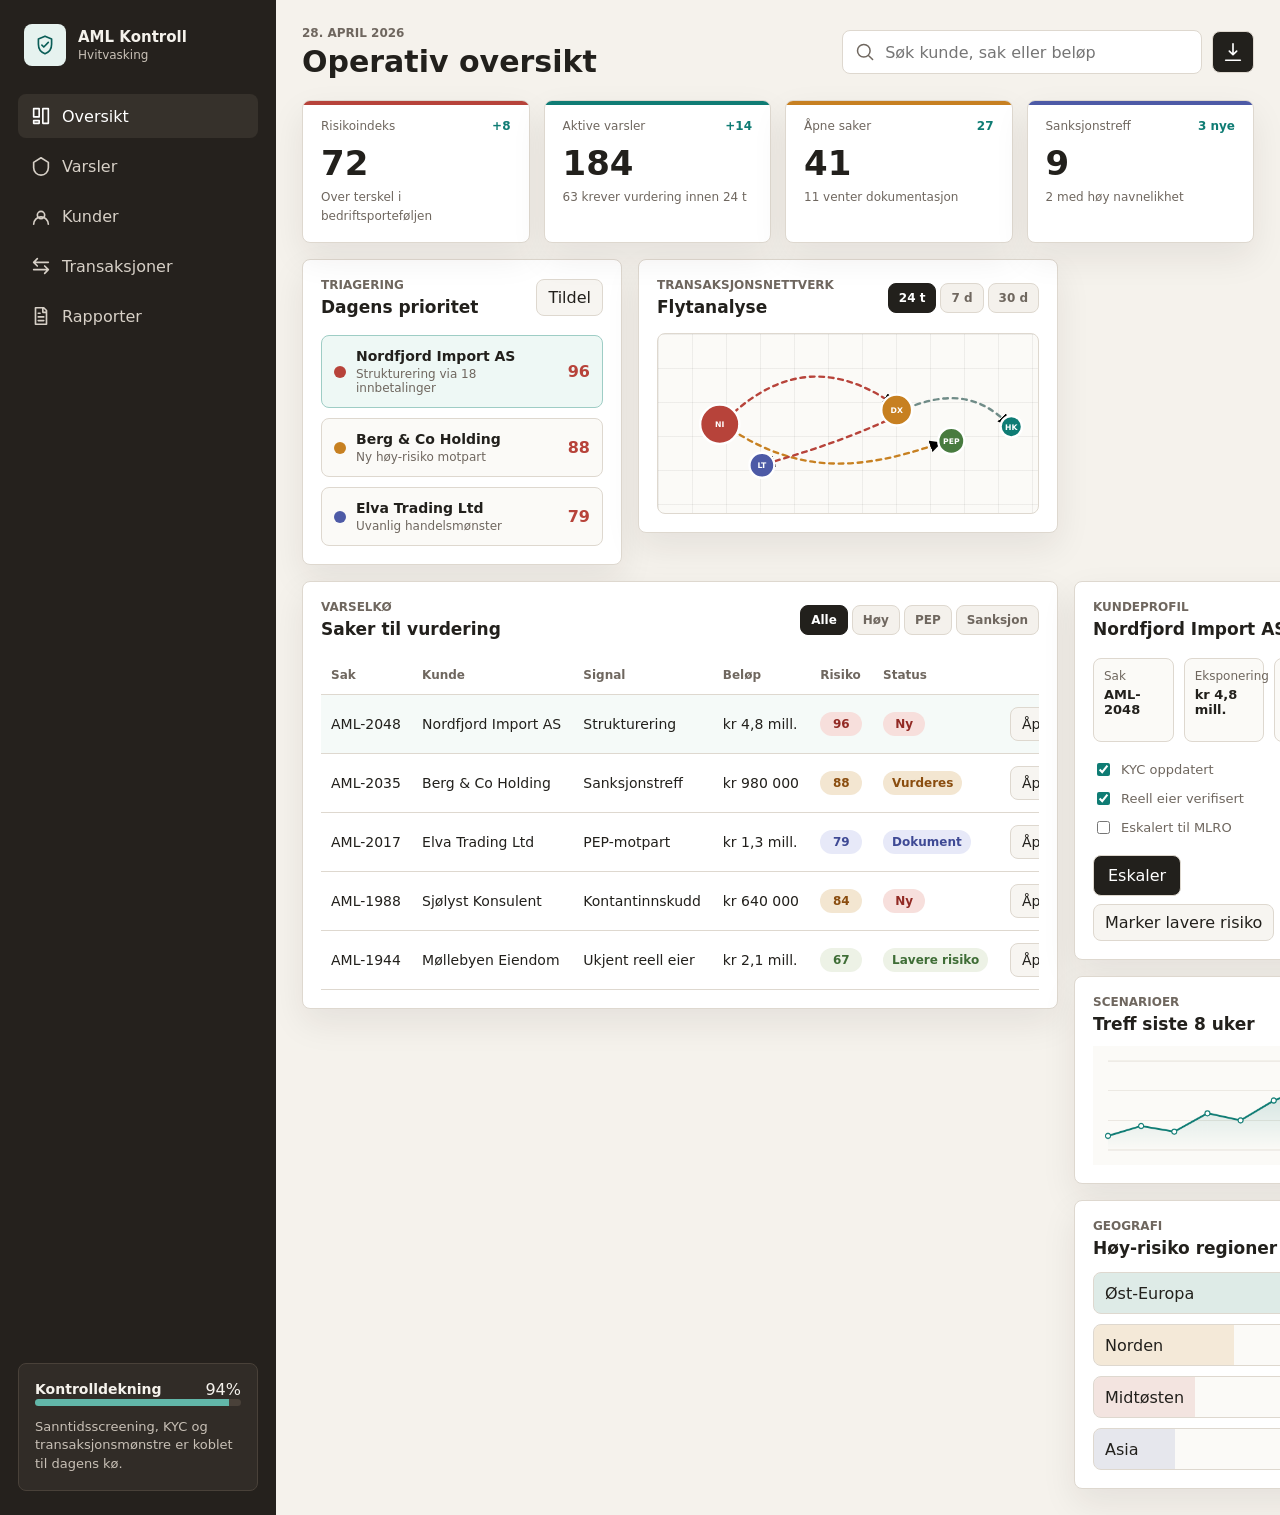
<file: prototype/pwa/index.html>
<!doctype html>
<html lang="no">
  <head>
    <meta charset="utf-8" />
    <meta name="viewport" content="width=device-width, initial-scale=1" />
    <meta name="description" content="Cross-platform AML dashboard for varsler, KYC, transaksjoner og saksflyt." />
    <meta name="theme-color" content="#25211d" />
    <meta name="color-scheme" content="light" />
    <meta name="apple-mobile-web-app-capable" content="yes" />
    <meta name="apple-mobile-web-app-title" content="AML Kontroll" />
    <meta name="apple-mobile-web-app-status-bar-style" content="black-translucent" />
    <title>AML Kontrollrom</title>
    <link rel="manifest" href="manifest.webmanifest" />
    <link rel="icon" href="assets/icon.svg" type="image/svg+xml" />
    <link rel="apple-touch-icon" href="assets/icon-192.png" />
    <link rel="stylesheet" href="styles.css" />
  </head>
  <body>
    <div class="app-shell">
      <aside class="sidebar" aria-label="Hovedmeny">
        <div class="brand">
          <div class="brand-mark" aria-hidden="true">
            <svg viewBox="0 0 24 24" role="img">
              <path d="M12 2.4 4.8 5.5v5.8c0 4.6 2.9 8.8 7.2 10.3 4.3-1.5 7.2-5.7 7.2-10.3V5.5L12 2.4Z" />
              <path d="m8.6 12.1 2.1 2.1 4.9-5" />
            </svg>
          </div>
          <div>
            <strong>AML Kontroll</strong>
            <span>Hvitvasking</span>
          </div>
        </div>

        <nav class="nav-list">
          <a class="nav-item active" href="#">
            <span class="nav-icon" aria-hidden="true">
              <svg viewBox="0 0 24 24"><path d="M4 13h6V4H4v9Zm10 7h6V4h-6v16ZM4 20h6v-3H4v3Z" /></svg>
            </span>
            Oversikt
          </a>
          <a class="nav-item" href="#">
            <span class="nav-icon" aria-hidden="true">
              <svg viewBox="0 0 24 24"><path d="M12 22a8 8 0 0 0 8-8V8l-8-5-8 5v6a8 8 0 0 0 8 8Z" /></svg>
            </span>
            Varsler
          </a>
          <a class="nav-item" href="#">
            <span class="nav-icon" aria-hidden="true">
              <svg viewBox="0 0 24 24"><path d="M16 11a4 4 0 1 0-8 0 4 4 0 0 0 8 0ZM4 21a8 8 0 0 1 16 0" /></svg>
            </span>
            Kunder
          </a>
          <a class="nav-item" href="#">
            <span class="nav-icon" aria-hidden="true">
              <svg viewBox="0 0 24 24"><path d="M4 8h16M4 16h16M8 4l-4 4 4 4M16 12l4 4-4 4" /></svg>
            </span>
            Transaksjoner
          </a>
          <a class="nav-item" href="#">
            <span class="nav-icon" aria-hidden="true">
              <svg viewBox="0 0 24 24"><path d="M6 3h9l3 3v15H6V3Zm8 1v4h4M9 13h6M9 17h6M9 9h2" /></svg>
            </span>
            Rapporter
          </a>
        </nav>

        <section class="sidebar-panel" aria-labelledby="coverage-title">
          <div class="panel-header compact">
            <h2 id="coverage-title">Kontrolldekning</h2>
            <span>94%</span>
          </div>
          <div class="coverage-meter" aria-hidden="true">
            <span style="width: 94%"></span>
          </div>
          <p>Sanntidsscreening, KYC og transaksjonsm&oslash;nstre er koblet til dagens k&oslash;.</p>
        </section>
      </aside>

      <main class="workspace">
        <header class="topbar">
          <div>
            <p class="eyebrow">28. april 2026</p>
            <h1>Operativ oversikt</h1>
          </div>
          <div class="topbar-actions">
            <label class="search-box">
              <svg viewBox="0 0 24 24" aria-hidden="true"><path d="m21 21-4.3-4.3M10.5 18a7.5 7.5 0 1 1 0-15 7.5 7.5 0 0 1 0 15Z" /></svg>
              <input id="globalSearch" type="search" placeholder="S&oslash;k kunde, sak eller bel&oslash;p" />
            </label>
            <button id="installAppBtn" class="icon-button install-button hidden" type="button" aria-label="Installer app" title="Installer app">
              <svg viewBox="0 0 24 24" aria-hidden="true">
                <path d="M12 3v10m0 0 3.5-3.5M12 13 8.5 9.5M5 17v2a2 2 0 0 0 2 2h10a2 2 0 0 0 2-2v-2" />
              </svg>
            </button>
            <button class="icon-button" type="button" aria-label="Eksporter rapport" title="Eksporter rapport">
              <svg viewBox="0 0 24 24" aria-hidden="true"><path d="M12 3v12m0 0 4-4m-4 4-4-4M4 21h16" /></svg>
            </button>
          </div>
        </header>

        <section class="metric-grid" aria-label="N&oslash;kkeltall">
          <article class="metric-card severity-high">
            <div class="metric-top">
              <span>Risikoindeks</span>
              <strong>+8</strong>
            </div>
            <p>72</p>
            <small>Over terskel i bedriftsportef&oslash;ljen</small>
          </article>
          <article class="metric-card">
            <div class="metric-top">
              <span>Aktive varsler</span>
              <strong id="activeDelta">+14</strong>
            </div>
            <p id="activeAlerts">184</p>
            <small>63 krever vurdering innen 24 t</small>
          </article>
          <article class="metric-card severity-medium">
            <div class="metric-top">
              <span>&Aring;pne saker</span>
              <strong>27</strong>
            </div>
            <p>41</p>
            <small>11 venter dokumentasjon</small>
          </article>
          <article class="metric-card severity-watch">
            <div class="metric-top">
              <span>Sanksjonstreff</span>
              <strong>3 nye</strong>
            </div>
            <p>9</p>
            <small>2 med h&oslash;y navnelikhet</small>
          </article>
        </section>

        <section class="dashboard-grid">
          <article class="panel priority-panel">
            <div class="panel-header">
              <div>
                <p class="eyebrow">Triagering</p>
                <h2>Dagens prioritet</h2>
              </div>
              <button class="text-button" type="button">Tildel</button>
            </div>

            <div class="priority-list">
              <button class="priority-item selected" type="button" data-case="AML-2048">
                <span class="risk-dot critical" aria-hidden="true"></span>
                <span>
                  <strong>Nordfjord Import AS</strong>
                  <small>Strukturering via 18 innbetalinger</small>
                </span>
                <em>96</em>
              </button>
              <button class="priority-item" type="button" data-case="AML-2035">
                <span class="risk-dot high" aria-hidden="true"></span>
                <span>
                  <strong>Berg & Co Holding</strong>
                  <small>Ny h&oslash;y-risiko motpart</small>
                </span>
                <em>88</em>
              </button>
              <button class="priority-item" type="button" data-case="AML-2017">
                <span class="risk-dot watch" aria-hidden="true"></span>
                <span>
                  <strong>Elva Trading Ltd</strong>
                  <small>Uvanlig handelsm&oslash;nster</small>
                </span>
                <em>79</em>
              </button>
            </div>
          </article>

          <article class="panel flow-panel">
            <div class="panel-header">
              <div>
                <p class="eyebrow">Transaksjonsnettverk</p>
                <h2>Flytanalyse</h2>
              </div>
              <div class="segmented-control" role="tablist" aria-label="Tidsrom">
                <button class="active" type="button">24 t</button>
                <button type="button">7 d</button>
                <button type="button">30 d</button>
              </div>
            </div>
            <div class="network-wrap">
              <svg class="network-map" viewBox="0 0 640 300" role="img" aria-label="Visualisering av transaksjonsflyt mellom kunder og motparter">
                <defs>
                  <marker id="arrow" viewBox="0 0 10 10" refX="8" refY="5" markerWidth="5" markerHeight="5" orient="auto-start-reverse">
                    <path d="M0 0 10 5 0 10z" />
                  </marker>
                </defs>
                <path class="flow-line hot" d="M116 143 C214 48 307 57 395 117" />
                <path class="flow-line warm" d="M124 161 C234 233 335 233 474 184" />
                <path class="flow-line" d="M404 132 C485 93 543 103 590 152" />
                <path class="flow-line hot" d="M385 146 C307 181 247 199 181 219" />
                <circle class="node critical" cx="104" cy="152" r="33" />
                <circle class="node high" cx="402" cy="128" r="26" />
                <circle class="node medium" cx="494" cy="180" r="22" />
                <circle class="node neutral" cx="595" cy="156" r="18" />
                <circle class="node watch" cx="175" cy="221" r="21" />
                <text x="104" y="157">NI</text>
                <text x="402" y="133">DX</text>
                <text x="494" y="185">PEP</text>
                <text x="595" y="161">HK</text>
                <text x="175" y="226">LT</text>
              </svg>
            </div>
          </article>

          <article id="varsler" class="panel queue-panel">
            <div class="panel-header">
              <div>
                <p class="eyebrow">Varselk&oslash;</p>
                <h2>Saker til vurdering</h2>
              </div>
              <div class="tabs" role="tablist" aria-label="Filtrer saker">
                <button class="active" type="button" data-filter="all">Alle</button>
                <button type="button" data-filter="H&oslash;y">H&oslash;y</button>
                <button type="button" data-filter="PEP">PEP</button>
                <button type="button" data-filter="Sanksjon">Sanksjon</button>
              </div>
            </div>

            <div class="table-wrap">
              <table>
                <thead>
                  <tr>
                    <th>Sak</th>
                    <th>Kunde</th>
                    <th>Signal</th>
                    <th>Bel&oslash;p</th>
                    <th>Risiko</th>
                    <th>Status</th>
                    <th></th>
                  </tr>
                </thead>
                <tbody id="caseRows">
                  <tr data-case="AML-2048" data-filter="H&oslash;y" data-customer="Nordfjord Import AS">
                    <td>AML-2048</td>
                    <td>Nordfjord Import AS</td>
                    <td>Strukturering</td>
                    <td>kr 4,8 mill.</td>
                    <td><span class="badge critical">96</span></td>
                    <td><span class="status open">Ny</span></td>
                    <td><button class="row-action" type="button">&Aring;pne</button></td>
                  </tr>
                  <tr data-case="AML-2035" data-filter="Sanksjon" data-customer="Berg & Co Holding">
                    <td>AML-2035</td>
                    <td>Berg & Co Holding</td>
                    <td>Sanksjonstreff</td>
                    <td>kr 980 000</td>
                    <td><span class="badge high">88</span></td>
                    <td><span class="status review">Vurderes</span></td>
                    <td><button class="row-action" type="button">&Aring;pne</button></td>
                  </tr>
                  <tr data-case="AML-2017" data-filter="PEP" data-customer="Elva Trading Ltd">
                    <td>AML-2017</td>
                    <td>Elva Trading Ltd</td>
                    <td>PEP-motpart</td>
                    <td>kr 1,3 mill.</td>
                    <td><span class="badge watch">79</span></td>
                    <td><span class="status pending">Dokument</span></td>
                    <td><button class="row-action" type="button">&Aring;pne</button></td>
                  </tr>
                  <tr data-case="AML-1988" data-filter="H&oslash;y" data-customer="Sj&oslash;lyst Konsulent">
                    <td>AML-1988</td>
                    <td>Sj&oslash;lyst Konsulent</td>
                    <td>Kontantinnskudd</td>
                    <td>kr 640 000</td>
                    <td><span class="badge high">84</span></td>
                    <td><span class="status open">Ny</span></td>
                    <td><button class="row-action" type="button">&Aring;pne</button></td>
                  </tr>
                  <tr data-case="AML-1944" data-filter="PEP" data-customer="M&oslash;llebyen Eiendom">
                    <td>AML-1944</td>
                    <td>M&oslash;llebyen Eiendom</td>
                    <td>Ukjent reell eier</td>
                    <td>kr 2,1 mill.</td>
                    <td><span class="badge medium">67</span></td>
                    <td><span class="status closed">Lavere risiko</span></td>
                    <td><button class="row-action" type="button">&Aring;pne</button></td>
                  </tr>
                </tbody>
              </table>
            </div>
          </article>

          <aside class="side-stack">
            <article class="panel profile-panel">
              <div class="panel-header">
                <div>
                  <p class="eyebrow">Kundeprofil</p>
                  <h2 id="profileName">Nordfjord Import AS</h2>
                </div>
                <span id="profileRisk" class="badge critical">96</span>
              </div>
              <dl class="profile-list">
                <div>
                  <dt>Sak</dt>
                  <dd id="profileCase">AML-2048</dd>
                </div>
                <div>
                  <dt>Eksponering</dt>
                  <dd id="profileExposure">kr 4,8 mill.</dd>
                </div>
                <div>
                  <dt>F&oslash;rste varsel</dt>
                  <dd id="profileDate">26.04.2026</dd>
                </div>
              </dl>
              <div class="checklist">
                <label><input type="checkbox" checked /> KYC oppdatert</label>
                <label><input type="checkbox" checked /> Reell eier verifisert</label>
                <label><input type="checkbox" /> Eskalert til MLRO</label>
              </div>
              <div class="action-row">
                <button id="escalateBtn" class="primary-button" type="button">Eskaler</button>
                <button id="clearBtn" class="secondary-button" type="button">Marker lavere risiko</button>
              </div>
            </article>

            <article id="rapporter" class="panel chart-panel">
              <div class="panel-header">
                <div>
                  <p class="eyebrow">Scenarioer</p>
                  <h2>Treff siste 8 uker</h2>
                </div>
                <span class="trend">+12%</span>
              </div>
              <canvas id="scenarioChart" width="420" height="190" aria-label="Linjediagram over scenario-treff"></canvas>
            </article>

            <article class="panel heat-panel">
              <div class="panel-header">
                <div>
                  <p class="eyebrow">Geografi</p>
                  <h2>H&oslash;y-risiko regioner</h2>
                </div>
              </div>
              <div class="region-list">
                <div><span>&Oslash;st-Europa</span><strong>41</strong></div>
                <div><span>Norden</span><strong>28</strong></div>
                <div><span>Midt&oslash;sten</span><strong>19</strong></div>
                <div><span>Asia</span><strong>14</strong></div>
              </div>
            </article>
          </aside>
        </section>
      </main>
    </div>

    <script src="app.js"></script>
  </body>
</html>
</file>
<file: prototype/pwa/styles.css>
:root {
  --bg: #f5f2ec;
  --surface: #ffffff;
  --surface-strong: #fbfaf7;
  --ink: #22201c;
  --muted: #6f675f;
  --line: #ded8cf;
  --teal: #0f7c74;
  --teal-dark: #0a5d57;
  --indigo: #4d5aa6;
  --amber: #c78021;
  --red: #b7433a;
  --green: #487b3f;
  --shadow: 0 14px 35px rgba(35, 31, 25, 0.08);
}

* {
  box-sizing: border-box;
}

html {
  min-height: 100%;
}

body {
  margin: 0;
  background: var(--bg);
  color: var(--ink);
  font-family:
    Inter, ui-sans-serif, system-ui, -apple-system, BlinkMacSystemFont, "Segoe UI",
    sans-serif;
  min-height: 100vh;
  min-height: 100dvh;
}

button,
input {
  font: inherit;
}

button {
  cursor: pointer;
}

.app-shell {
  display: grid;
  grid-template-columns: 276px minmax(0, 1fr);
  min-height: 100vh;
  min-height: 100dvh;
}

.sidebar {
  background: #25211d;
  color: #f5f2ec;
  display: flex;
  flex-direction: column;
  gap: 28px;
  padding: 24px 18px;
}

.brand {
  display: flex;
  align-items: center;
  gap: 12px;
  padding: 0 6px;
}

.brand-mark {
  display: grid;
  place-items: center;
  width: 42px;
  height: 42px;
  background: #e6f2ef;
  border-radius: 8px;
  color: var(--teal-dark);
}

.brand-mark svg,
.nav-icon svg,
.search-box svg,
.icon-button svg {
  width: 22px;
  height: 22px;
  fill: none;
  stroke: currentColor;
  stroke-linecap: round;
  stroke-linejoin: round;
  stroke-width: 1.8;
}

.brand strong {
  display: block;
  font-size: 15px;
}

.brand span {
  color: #c8c0b6;
  display: block;
  font-size: 12px;
  margin-top: 2px;
}

.nav-list {
  display: grid;
  gap: 6px;
}

.nav-item {
  align-items: center;
  border-radius: 8px;
  color: #d7d0c7;
  display: flex;
  gap: 10px;
  padding: 11px 12px;
  text-decoration: none;
}

.nav-item:hover,
.nav-item.active {
  background: #36312b;
  color: #ffffff;
}

.nav-icon {
  display: grid;
  place-items: center;
}

.sidebar-panel {
  background: #312c27;
  border: 1px solid #494139;
  border-radius: 8px;
  margin-top: auto;
  padding: 16px;
}

.sidebar-panel p {
  color: #c8c0b6;
  font-size: 13px;
  line-height: 1.45;
  margin: 12px 0 0;
}

.coverage-meter {
  background: #494139;
  height: 7px;
  overflow: hidden;
  border-radius: 999px;
}

.coverage-meter span {
  background: #62b7a9;
  display: block;
  height: 100%;
}

.workspace {
  min-width: 0;
  padding: calc(26px + env(safe-area-inset-top, 0px)) calc(26px + env(safe-area-inset-right, 0px))
    calc(26px + env(safe-area-inset-bottom, 0px)) calc(26px + env(safe-area-inset-left, 0px));
}

.topbar {
  align-items: center;
  display: flex;
  justify-content: space-between;
  gap: 22px;
  margin-bottom: 22px;
}

.eyebrow {
  color: var(--muted);
  font-size: 12px;
  font-weight: 700;
  letter-spacing: 0;
  margin: 0 0 5px;
  text-transform: uppercase;
}

h1,
h2 {
  letter-spacing: 0;
  margin: 0;
}

h1 {
  font-size: 30px;
  line-height: 1.1;
}

h2 {
  font-size: 17px;
  line-height: 1.2;
}

.topbar-actions {
  align-items: center;
  display: flex;
  gap: 10px;
}

.search-box {
  align-items: center;
  background: var(--surface);
  border: 1px solid var(--line);
  border-radius: 8px;
  color: var(--muted);
  display: flex;
  gap: 8px;
  min-width: min(360px, 42vw);
  padding: 0 12px;
}

.search-box input {
  background: transparent;
  border: 0;
  color: var(--ink);
  height: 42px;
  min-width: 0;
  outline: 0;
  width: 100%;
}

.icon-button,
.text-button,
.primary-button,
.secondary-button,
.row-action,
.tabs button,
.segmented-control button {
  border-radius: 8px;
  border: 1px solid var(--line);
  transition:
    background 160ms ease,
    color 160ms ease,
    border-color 160ms ease,
    transform 160ms ease;
}

.icon-button {
  align-items: center;
  background: var(--ink);
  color: #fff;
  display: inline-flex;
  height: 42px;
  justify-content: center;
  width: 42px;
}

.icon-button:hover,
.primary-button:hover {
  background: var(--teal-dark);
}

.install-button {
  background: var(--teal);
}

.metric-grid {
  display: grid;
  gap: 14px;
  grid-template-columns: repeat(4, minmax(0, 1fr));
  margin-bottom: 16px;
}

.metric-card,
.panel {
  background: var(--surface);
  border: 1px solid var(--line);
  border-radius: 8px;
  box-shadow: var(--shadow);
}

.metric-card {
  overflow: hidden;
  padding: 18px;
  position: relative;
}

.metric-card::before {
  background: var(--teal);
  content: "";
  height: 4px;
  left: 0;
  position: absolute;
  right: 0;
  top: 0;
}

.metric-card.severity-high::before {
  background: var(--red);
}

.metric-card.severity-medium::before {
  background: var(--amber);
}

.metric-card.severity-watch::before {
  background: var(--indigo);
}

.metric-top,
.panel-header {
  align-items: center;
  display: flex;
  justify-content: space-between;
  gap: 12px;
}

.metric-top span,
.metric-top strong,
.metric-card small,
.profile-list dt {
  color: var(--muted);
  font-size: 12px;
}

.metric-top strong {
  color: var(--teal);
}

.metric-card p {
  font-size: 34px;
  font-weight: 800;
  margin: 10px 0 3px;
}

.dashboard-grid {
  align-items: start;
  display: grid;
  gap: 16px;
  grid-template-columns: minmax(320px, 0.85fr) minmax(420px, 1.4fr) minmax(300px, 0.9fr);
}

.panel {
  min-width: 0;
  padding: 18px;
}

.flow-panel,
.queue-panel {
  grid-column: span 1;
}

.queue-panel {
  grid-column: 1 / 3;
}

.side-stack {
  display: grid;
  gap: 16px;
  grid-row: span 2;
}

.compact h2 {
  font-size: 14px;
}

.text-button,
.row-action,
.secondary-button {
  background: #f7f5f1;
  color: var(--ink);
  padding: 8px 11px;
}

.text-button:hover,
.row-action:hover,
.secondary-button:hover {
  border-color: var(--teal);
  color: var(--teal-dark);
}

.primary-button {
  background: var(--ink);
  color: #fff;
  padding: 10px 14px;
}

.priority-list {
  display: grid;
  gap: 10px;
  margin-top: 18px;
}

.priority-item {
  align-items: center;
  background: var(--surface-strong);
  border: 1px solid var(--line);
  border-radius: 8px;
  color: inherit;
  display: grid;
  gap: 10px;
  grid-template-columns: auto minmax(0, 1fr) auto;
  padding: 12px;
  text-align: left;
  width: 100%;
}

.priority-item.selected,
.priority-item:hover {
  border-color: #9ecdc5;
  background: #eef8f5;
}

.priority-item strong,
.priority-item small {
  display: block;
}

.priority-item strong {
  font-size: 14px;
}

.priority-item small {
  color: var(--muted);
  font-size: 12px;
  margin-top: 3px;
}

.priority-item em {
  color: var(--red);
  font-style: normal;
  font-weight: 800;
}

.risk-dot {
  border-radius: 50%;
  display: inline-block;
  height: 12px;
  width: 12px;
}

.critical,
.risk-dot.critical {
  background: #f7dfdc;
  color: #922a24;
}

.high,
.risk-dot.high {
  background: #f3e6d1;
  color: #8a4d0f;
}

.watch,
.risk-dot.watch {
  background: #e7e9f8;
  color: #3f4a95;
}

.medium {
  background: #edf2e6;
  color: #3f6d36;
}

.risk-dot.critical {
  background: var(--red);
}

.risk-dot.high {
  background: var(--amber);
}

.risk-dot.watch {
  background: var(--indigo);
}

.segmented-control,
.tabs {
  display: flex;
  gap: 4px;
}

.segmented-control button,
.tabs button {
  background: #f4f1ec;
  color: var(--muted);
  font-size: 12px;
  font-weight: 700;
  padding: 7px 10px;
}

.segmented-control button.active,
.tabs button.active {
  background: var(--ink);
  border-color: var(--ink);
  color: #fff;
}

.network-wrap {
  background:
    linear-gradient(rgba(31, 28, 24, 0.06) 1px, transparent 1px),
    linear-gradient(90deg, rgba(31, 28, 24, 0.06) 1px, transparent 1px),
    #fbfaf7;
  background-size: 34px 34px;
  border: 1px solid var(--line);
  border-radius: 8px;
  margin-top: 16px;
  overflow: hidden;
}

.network-map {
  display: block;
  height: auto;
  width: 100%;
}

.flow-line {
  fill: none;
  marker-end: url(#arrow);
  stroke: #708c88;
  stroke-dasharray: 8 8;
  stroke-linecap: round;
  stroke-width: 4;
}

.flow-line.hot {
  stroke: var(--red);
}

.flow-line.warm {
  stroke: var(--amber);
}

.network-map .node {
  stroke: #fff;
  stroke-width: 4;
}

.network-map .node.critical {
  fill: var(--red);
}

.network-map .node.high {
  fill: var(--amber);
}

.network-map .node.medium {
  fill: var(--green);
}

.network-map .node.neutral {
  fill: var(--teal);
}

.network-map .node.watch {
  fill: var(--indigo);
}

.network-map text {
  fill: #fff;
  font-size: 13px;
  font-weight: 800;
  pointer-events: none;
  text-anchor: middle;
}

.table-wrap {
  margin-top: 16px;
  overflow-x: auto;
}

table {
  border-collapse: collapse;
  min-width: 760px;
  width: 100%;
}

th,
td {
  border-bottom: 1px solid var(--line);
  padding: 12px 10px;
  text-align: left;
  white-space: nowrap;
}

th {
  color: var(--muted);
  font-size: 12px;
  font-weight: 800;
}

td {
  font-size: 14px;
}

tbody tr {
  transition: background 160ms ease;
}

tbody tr:hover,
tbody tr.active-row {
  background: #f5faf8;
}

.badge,
.status {
  border-radius: 999px;
  display: inline-flex;
  font-size: 12px;
  font-weight: 800;
  justify-content: center;
  min-width: 42px;
  padding: 5px 9px;
}

.status.open {
  background: #f7dfdc;
  color: #922a24;
}

.status.review {
  background: #f3e6d1;
  color: #8a4d0f;
}

.status.pending {
  background: #e7e9f8;
  color: #3f4a95;
}

.status.closed {
  background: #edf2e6;
  color: #3f6d36;
}

.profile-list {
  display: grid;
  gap: 10px;
  grid-template-columns: repeat(3, minmax(0, 1fr));
  margin: 18px 0;
}

.profile-list div {
  background: var(--surface-strong);
  border: 1px solid var(--line);
  border-radius: 8px;
  padding: 10px;
}

.profile-list dd {
  font-size: 13px;
  font-weight: 800;
  margin: 4px 0 0;
  overflow-wrap: anywhere;
}

.checklist {
  display: grid;
  gap: 10px;
}

.checklist label {
  align-items: center;
  color: var(--muted);
  display: flex;
  font-size: 13px;
  gap: 8px;
}

.checklist input {
  accent-color: var(--teal);
}

.action-row {
  display: flex;
  flex-wrap: wrap;
  gap: 8px;
  margin-top: 18px;
}

.chart-panel canvas {
  display: block;
  margin-top: 12px;
  max-width: 100%;
}

.trend {
  color: var(--red);
  font-size: 13px;
  font-weight: 800;
}

.region-list {
  display: grid;
  gap: 10px;
  margin-top: 14px;
}

.region-list div {
  align-items: center;
  background: var(--surface-strong);
  border: 1px solid var(--line);
  border-radius: 8px;
  display: flex;
  justify-content: space-between;
  min-height: 42px;
  overflow: hidden;
  padding: 9px 11px;
  position: relative;
}

.region-list div::before {
  background: rgba(15, 124, 116, 0.12);
  content: "";
  inset: 0 auto 0 0;
  position: absolute;
  width: var(--bar, 72%);
}

.region-list div:nth-child(2)::before {
  --bar: 54%;
  background: rgba(199, 128, 33, 0.14);
}

.region-list div:nth-child(3)::before {
  --bar: 39%;
  background: rgba(183, 67, 58, 0.12);
}

.region-list div:nth-child(4)::before {
  --bar: 31%;
  background: rgba(77, 90, 166, 0.12);
}

.region-list span,
.region-list strong {
  position: relative;
}

.hidden {
  display: none;
}

@media (max-width: 1180px) {
  .app-shell {
    grid-template-columns: 88px minmax(0, 1fr);
  }

  .brand div:last-child,
  .nav-item {
    font-size: 0;
  }

  .nav-item {
    justify-content: center;
    padding: 12px;
  }

  .sidebar-panel {
    display: none;
  }

  .dashboard-grid {
    grid-template-columns: minmax(0, 1fr) minmax(300px, 0.75fr);
  }

  .flow-panel,
  .queue-panel {
    grid-column: 1 / -1;
  }

  .side-stack {
    grid-column: 1 / -1;
    grid-template-columns: repeat(3, minmax(0, 1fr));
  }
}

@media (max-width: 860px) {
  .app-shell {
    display: block;
  }

  .sidebar {
    flex-direction: row;
    overflow-x: auto;
    padding: 12px;
  }

  .brand {
    flex: 0 0 auto;
  }

  .nav-list {
    display: flex;
    min-width: max-content;
  }

  .workspace {
    padding: calc(18px + env(safe-area-inset-top, 0px)) calc(18px + env(safe-area-inset-right, 0px))
      calc(18px + env(safe-area-inset-bottom, 0px)) calc(18px + env(safe-area-inset-left, 0px));
  }

  .topbar {
    align-items: stretch;
    flex-direction: column;
  }

  .topbar-actions {
    width: 100%;
  }

  .search-box {
    min-width: 0;
    width: 100%;
  }

  .metric-grid,
  .side-stack {
    grid-template-columns: 1fr;
  }

  .dashboard-grid {
    grid-template-columns: 1fr;
  }

  .queue-panel,
  .flow-panel {
    grid-column: auto;
  }

  .panel-header {
    align-items: flex-start;
    flex-direction: column;
  }

  .tabs,
  .segmented-control {
    overflow-x: auto;
    max-width: 100%;
  }
}

@media (max-width: 560px) {
  h1 {
    font-size: 25px;
  }

  .workspace {
    padding: calc(14px + env(safe-area-inset-top, 0px)) calc(14px + env(safe-area-inset-right, 0px))
      calc(14px + env(safe-area-inset-bottom, 0px)) calc(14px + env(safe-area-inset-left, 0px));
  }

  .metric-card p {
    font-size: 28px;
  }

  .profile-list {
    grid-template-columns: 1fr;
  }

  .action-row button {
    width: 100%;
  }
}
</file>
